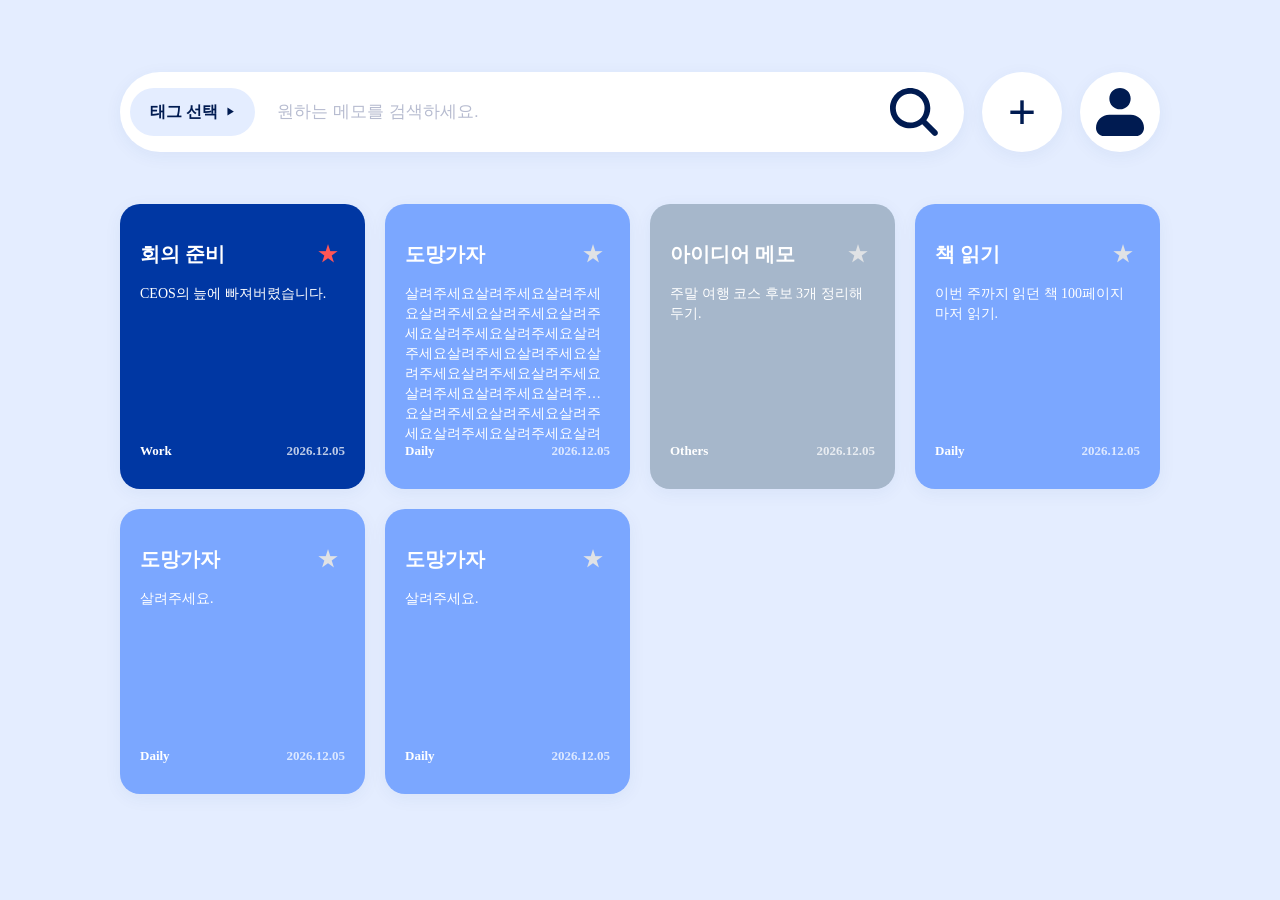
<file: index.html>
<!DOCTYPE html>
<html lang="ko">
<head>
    <meta charset="UTF-8">
    <meta name="viewport" content="width=device-width, initial-scale=1.0">
    <title>Vanilla Memo</title>
    <link rel="stylesheet" href="/css.css" (type="text/css")>
</head>
<body>
    <!--검색창-->
    <header>
        <div class="search-bar">
            <div class="search-picker" id="searchPicker">
                <button id="searchPickerBtn" type="button">
                    <span id="searchPickerLabel">태그 선택</span>
                    <span class="chev">▶</span>
                </button>
                <div class="tag-menu" id="tagMenu"></div>
            </div>

            <input type="text" class="search-input" id="searchInput"
                placeholder="원하는 메모를 검색하세요.">
            <button class="icon-search">
                <img src="/gls.svg" alt="">
            </button>
        </div>

        <button class="icon-plus" id="addBtn">+</button>
        <button class="icon-person">
            <img src="/Vector.svg" alt="">
        </button>
    </header>

    <main>
        <!--메모가 없을 때-->
        <div class="empty-grid" id="emptyGrid">
            <p>새로운 메모를 작성해보세요!</p>
        </div>
        <!--검색결과가 없을떄-->
        <div class="search-empty" id="searchEmpty">
            <h1><img src="/IconContainer.svg"></h1>
            <h2>검색결과가 없습니다</h2> 
            <p>다른 검색어로 다시 시도해보세요</p>
        </div>
        <!--메모가 들어갈 장소 document.getElementById('memoGrid')를 이용해서 memoGrid.innerHTML = ...로 밀어넣을 예정-->
        <div class="memo-grid" id="memoGrid"></div> 
    

        <!--모달 팝업-->
        <div class="modal" id="modal">
            <div class="modal-contents" id="modalContents">
                <header>
                    <h2 class="modal-title" id="modalTitle"></h2>
                    <button class="popup-close" id="popupClose"><img src="/Exit.svg" alt="닫기"></button>
                </header>
                <body>
                    <div class="modal-meta">
                        <span class="modal-tag" id="modalTag"></span>
                        <span class="modal-divider"><img src="/Vector 2.svg"></span>
                        <span class="modal-date" id="modalDate"></span>
                    </div>
                        <p class="modal-content" id="modalContent"></p>
                </body>
                <footer>
                    <div class="modal-actions">
                        <button class="popup-modify" id="popupModify"><img src="/edit.svg" alt="수정"></button>
                        <button class="popup-delete" id="popupDelete"><img src="/trash.svg" alt="삭제"></button>
                    </div>
                </footer>

                </div>
            </div>
        </div>
    </main>

<script src="/js.js"></script>
</body>
</html>
</file>
<file: css.css>
* {
    box-sizing: border-box;
}

:root {
    --blue01: #E4EDFF;
    --blue02: #AAC8FF;
    --blue07: #001B51;

    --work: #0037A3;
    --daily: #7BA7FF;
    --other: #A6B7CB;

    --white: #FFFFFF;
}

body {
    font-family: "Pretendard";
    background-color: var(--blue01);
    padding: 72px 120px;

    min-height: 100vh;
    margin: 0 auto;
}


/* =========================
   HEADER
========================= */

header {
    display: flex;
    align-items: center;

    gap: 18px;

    width: 100%;
    height: 80px;

    margin-bottom: 52px;
}


/* 검색바 */

.search-bar {
    display: flex;
    align-items: center;

    flex: 1;

    height:80px;

    gap: 12px;

    padding: 10px;

    background: var(--white);

    border-radius: 42px;

    box-shadow: 0 4px 18px rgba(36, 71, 130, 0.06);
}


/* 태그 선택 */

.search-picker {
    position: relative;

    flex-shrink: 0;
}

.search-picker > button {
    display: flex;
    align-items: center;
    justify-content: center;
    
    height: 48px;

    padding: 0 20px;

    gap: 8px;

    background: var(--blue01);
    color: var(--blue07);

    border: none;

    border-radius: 30px;

    font-size: 16px;
    font-weight: 800;

    cursor: pointer;
}

.search-picker > button:hover {
    background: var(--blue07);
    color: var(--white);
}

.search-picker .chev {
    font-size: 9px;

    transition: transform 0.15s ease;
}

.search-picker.open .chev {
    transform: rotate(90deg);
}


/* 태그 메뉴 */

.tag-menu {
    position: absolute;

    top: calc(100% + 8px);
    left: 0;

    display: none;
    flex-direction: column;

    min-width: 140px;

    padding: 8px;

    background: var(--white);

    border-radius: 16px;

    box-shadow: 0 8px 24px rgba(0, 0, 0, 0.12);

    z-index: 100;
}

.search-picker.open .tag-menu {
    display: flex;
}

.tag-menu button {
    width: 100%;

    padding: 10px 12px;

    border: none;

    background: transparent;

    color: var(--blue07);

    text-align: left;

    border-radius: 10px;

    font-size: 14px;

    cursor: pointer;
}

.tag-menu button:hover {
    background: var(--blue01);
}

.tag-menu button.active {
    background: var(--blue07);
    color: var(--white);

    font-weight: 600;
}


/* 검색창 */

.search-input {
    flex: 1;

    min-width: 60px;

    height: 58px;

    padding: 0 10px;

    border: none;
    outline: none;

    background: transparent;

    color: #16215B;

    font-size: 17px;
}

.search-input::placeholder {
    color: #B7BCD0;
}


/* 검색 버튼 */

.icon-search {
    display: flex;
    align-items: center;
    justify-content: center;

    flex-shrink: 0;

    width:  80px;
    height: 80px;

    padding: 0;

    border: none;

    background: var(--white);

    border-radius: 50%;

    cursor: pointer;
}

.icon-search img {
    width: 48px;
    height: 48px;

    object-fit: contain;
}


/* + 버튼 */

.icon-plus {
    display: flex;
    align-items: center;
    justify-content: center;

    flex-shrink: 0;

    width: 80px;
    height: 80px;

    padding: 0;

    border: none;

    background: var(--white);

    color: var(--blue07);

    border-radius: 40px;

    font-size: 48px;
    font-weight: 300;

    line-height: 1;

    cursor: pointer;

    box-shadow: 0 4px 18px rgba(36, 71, 130, 0.06);

    transition: 0.15s ease;
}

.icon-plus:hover {
    background: #F5F7FB;

    transform: translateY(-2px);
}


/* 사람 버튼 */

.icon-person {
    display: flex;
    align-items: center;
    justify-content: center;

    flex-shrink: 0;

    width: 80px;
    height: 80px;

    padding: 0;

    border: none;

    background: var(--white);

    border-radius: 40px;

    cursor: pointer;

    box-shadow: 0 4px 18px rgba(36, 71, 130, 0.06);

    transition: 0.15s ease;
}

.icon-person img {
    width: 48px;
    height: 48px;

    object-fit: contain;
}

.icon-person:hover {
    background: var(--white);

    transform: translateY(-2px);
}


/* =========================
   MEMO GRID
========================= */

.memo-grid {
    display: flex;

    flex-wrap: wrap;

    gap: 20px;
}


/* 메모 카드 */

.memo-card {
    display: flex;                
    flex-direction: column;

    width: calc((100% - 60px) / 4);
    overflow: hidden;
    height: 285px;
    padding: 20px;

    background: var(--white);

    border-radius: 20px;
    

    box-shadow: 0 4px 18px rgba(36, 71, 130, 0.06);
}


/* 카드 색상 */

.memo-card.Work {
    background: var(--work);
    color: var(--white);
}

.memo-card.Daily {
    background: var(--daily);
    color: var(--white);
}

.memo-card.Others {
    background: var(--other);
    color: var(--white);
}


/* 메모 상단 */

.memo-card-header {
    display: flex;
    align-items: center;
    justify-content: space-between;
}
.memo-title {
    align-items:flex-start;
    color: var(--white);

    font-size: 20px;
}


/* 메모 하단 */
.memo-card-footer {
    display: flex;
    align-items: center;        /* 핵심: 수직 중앙 정렬 */
    justify-content: space-between;
    flex-shrink: 0;
    margin-bottom: 12px;
    margin-top: 0px;
}
.memo-tag {

    left: 20px;
    bottom: 20px;
    margin: 0;

    font-size: 13px;
    font-weight: 700;
    line-height: 1; 
}
.memo-date {

    right: 20px;
    bottom: 20px;

    margin: 0;

    color: rgba(255, 255, 255, 0.75);

    font-size: 13px;
    font-weight: 700;
    line-height: 1; 
}


/* 내용 */

.memo-content {
    margin: 0;
    color: var(--white);
    display: -webkit-box;
    font-size: 14px;
    font-weight: 400;
    line-height: 20px;
    flex: 1; 
    min-height: 0;          
    -webkit-line-clamp: 6;        /* 원하는 줄 수 */
    -webkit-box-orient: vertical;
    overflow: hidden;
}



/* 즐겨찾기 */

.favorite-btn {
    border: none;

    background: transparent;

    color:#E0E2E5;

    font-size: 22px;

    cursor: pointer;
}
.favorite-btn.active {
    color: #FF5656;
}

/* =========================
   EMPTY
========================= */

.empty-grid,
.search-empty {
    display: none;

    flex-direction: column;

    align-items: center;
    justify-content: center;

    width: 100%;

    min-height: 285px;

    padding: 40px;

    border-radius: 20px;

    color: var(--blue07);

    text-align: center;
}

.empty-grid p,
.search-empty {
    margin: 0;
    border: 2px dashed var(--blue07);
    height: 710px;

}

.search-empty h2 {
    margin: 0;

    font-size: 22px;

    font-weight: 700;
}

.search-empty p {
    margin-top: 12px;

    color: #7B87A3;

    font-size: 15px;
}


/* =========================
   MODAL
========================= */

.modal {
    display: none;

    position: fixed;

    inset: 0;

    z-index: 1000;

    align-items: center;
    justify-content: center;

    padding: 20px;

    background: rgba(0, 27, 81, 0.50);
    
}

.modal.show {
    display: flex;
}

.modal-contents {
    display: flex;
    width: 100%;

    width: 556px;

    height: 556px;

    padding: 40px 44px;

    flex-direction: column;
    justify-content: flex-start;
    align-items: stretch;
    border-radius: 24px;
}
.modal-contents.Work {
    background: var(--work);
}

.modal-contents.Daily {
    background: var(--daily);
}

.modal-contents.Others {
    background: var(--other);
}
.modal-contents header{
    display: flex;
    align-items: center;
    justify-content: space-between;
    margin-bottom: 24px;
}

.modal-meta{
    display: flex;
    flex-direction: row;
    justify-content: flex-start;
    gap: 24px;
    align-items: center;
    margin-bottom: 32px;
}
.modal-tag {
    display: flex;
    width: 116px;
    height: 36px;
    align-items: center;
    justify-content: center;
    border-radius: 20px;
    font-size: 18px;
    font-style: normal;
    font-weight: 800;
    line-height: 28px;
    background: var(--blue01);
}
.modal-contents.Work .modal-tag{
    color:var(--work);
}
.modal-contents.Daily .modal-tag{
    color:var(--daily);
}
.modal-contents.Others .modal-tag{ 
    color:var(--other);
}
.modal-title {
    margin: 20px 0 12px;

    color: var(--white);
    font-size: 32px;
    font-style: normal;
    font-weight: 700;
    line-height: 40px;
}
.modal-contents body,
.modal-body {
    flex: 1;             /* 남은 수직 공간을 전부 본문 공간으로 할당 */
    min-height: 0;        /* 텍스트 넘침 방지 */
    overflow-y: auto;    /* 내용이 많아지면 스크롤 생성 */
}
.popup-close{
    background: none;
}
.modal-content {
    margin: 0;

    color: var(--white);
    font-style: normal;
    font-size: 18px;
    font-weight: 500;;
    line-height: 28px;
}

.modal-date {
    position: static;

    color: var(--white);

    font-size: 20px;
    font-style: normal;
    font-weight: 700;
    line-height: 28px;
}

.modal-contents footer {
    flex-shrink: 0;      /* 본문 크기와 상관없이 높이 유지 */
    margin-top: auto;
}               

.modal-actions {
    display: flex;

    justify-content: flex-end;

    gap: 8px;
}

.modal-actions button {
    width: 40px;
    height: 40px;

    background: none;

    cursor: pointer;
}

.modal button {
    background: transparent !important; /* 회색 배경 제거 */
    border: none !important;            /* 입체 테두리 제거 */
    outline: none !important;           /* 포커스 링 제거 */
    padding: 0 !important;
    cursor: pointer;
}
</file>
